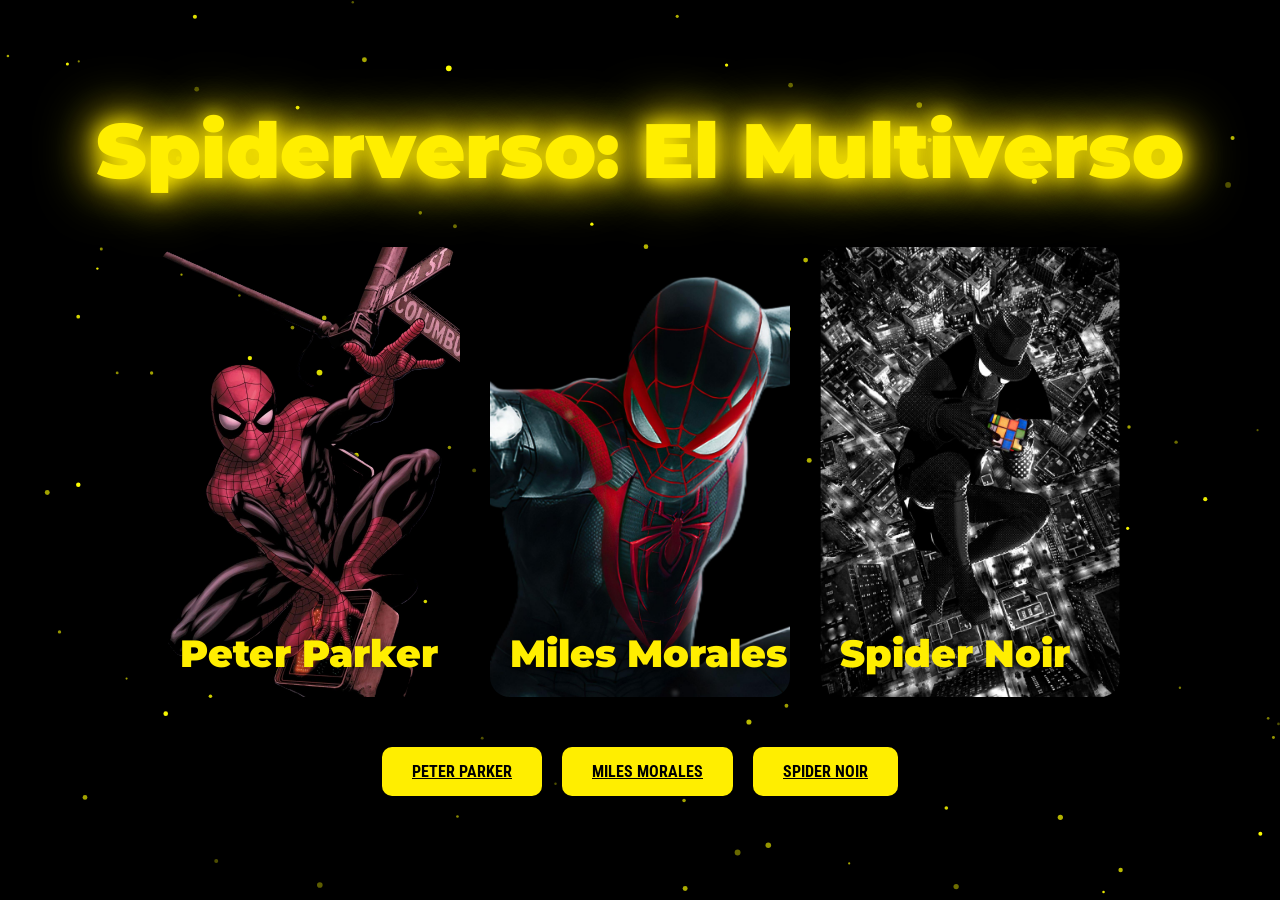
<file: index.html>
<!DOCTYPE html>
<html lang="es">
<head>
<meta charset="UTF-8">
<title>Spiderverso: Multiverso</title>

<link rel="preconnect" href="https://fonts.googleapis.com">
<link rel="preconnect" href="https://fonts.gstatic.com" crossorigin>
<link href="https://fonts.googleapis.com/css2?family=Montserrat:wght@700;900&family=Roboto+Condensed:wght@400;700&display=swap" rel="stylesheet">

<style>
* { margin:0; padding:0; box-sizing:border-box; }
body { font-family:'Roboto Condensed', sans-serif; background:#000; color:#fff; overflow-x:hidden; position:relative; }

canvas#particles { position:fixed; top:0; left:0; width:100%; height:100%; z-index:0; pointer-events:none; }

.container {
    position:relative;
    display:flex;
    flex-direction:column;
    align-items:center;
    justify-content:center;
    min-height:100vh;
    width:100%;
    padding:50px 20px;
    z-index:1;
}

/* Título principal con efecto épico */
.main-title {
    font-family:'Montserrat', sans-serif;
    font-weight:900;
    font-size:clamp(3em,6vw,6em);
    color:#FFEE00;
    text-shadow: 0 0 20px #FFEE00, 0 0 40px #FFD700, 0 0 60px #FFEE00;
    margin-bottom:50px;
    text-align:center;
    opacity:0;
    transform: scale(0.8);
    animation: titleIntro 2s forwards, glow 2s infinite alternate;
}

/* Glow animación */
@keyframes glow {
    0% { text-shadow: 0 0 20px #FFEE00, 0 0 40px #FFD700, 0 0 60px #FFEE00; }
    50% { text-shadow: 0 0 40px #FFEE00, 0 0 60px #FFD700, 0 0 80px #FFEE00; }
    100% { text-shadow: 0 0 20px #FFEE00, 0 0 40px #FFD700, 0 0 60px #FFEE00; }
}

@keyframes titleIntro {
    0% { opacity:0; transform: scale(0.8) translateY(-50px); }
    100% { opacity:1; transform: scale(1) translateY(0); }
}

/* Tarjetas multiverso */
.cards {
    display:flex;
    flex-wrap:wrap;
    gap:30px;
    justify-content:center;
    opacity:0;
    animation: fadeInCards 1.5s 1s forwards;
}

@keyframes fadeInCards {
    0% { opacity:0; transform: translateY(50px); }
    100% { opacity:1; transform: translateY(0); }
}

.card {
    position:relative;
    width:300px;
    height:450px;
    overflow:hidden;
    border-radius:20px;
    cursor:pointer;
    transition: transform 0.5s, box-shadow 0.5s;
}

.card:hover {
    transform: scale(1.05) rotateY(5deg);
    box-shadow: 0 0 50px #FFEE00;
}

.card img {
    width:100%;
    height:100%;
    object-fit:cover;
    display:block;
    transition: transform 0.5s;
}

.card:hover img {
    transform: scale(1.15);
}

.card .card-title {
    position:absolute;
    bottom:20px;
    left:20px;
    font-family:'Montserrat', sans-serif;
    font-weight:900;
    font-size:clamp(1.5em,3vw,2.5em);
    color:#FFEE00;
    text-shadow: 2px 2px 15px rgba(0,0,0,0.8);
    opacity:0;
    animation: cardTitleFade 1s forwards;
    animation-delay: 1s;
}

@keyframes cardTitleFade {
    0% { opacity:0; transform: translateY(20px); }
    100% { opacity:1; transform: translateY(0); }
}

/* Botones de navegación */
.nav-buttons {
    margin-top:50px;
    display:flex;
    gap:20px;
    opacity:0;
    animation: fadeInNav 1s 2s forwards;
}

.nav-buttons a {
    padding:15px 30px;
    background: #FFEE00;
    color:#000;
    font-weight:700;
    border-radius:10px;
    text-transform:uppercase;
    transition: background 0.3s, transform 0.3s;
}

.nav-buttons a:hover {
    background: #FFD700;
    transform: scale(1.1);
}

@keyframes fadeInNav {
    0% { opacity:0; transform: translateY(20px); }
    100% { opacity:1; transform: translateY(0); }
}
</style>
</head>
<body>

<!-- Canvas de partículas de energía -->
<canvas id="particles"></canvas>

<div class="container">
    <div class="main-title">Spiderverso: El Multiverso</div>

    <div class="cards">
        <a href="peter.html" class="card">
            <img src="peter/peter1.png" alt="Peter Parker">
            <div class="card-title">Peter Parker</div>
        </a>

        <a href="miles.html" class="card">
            <img src="miles/miles1.png" alt="Miles Morales">
            <div class="card-title">Miles Morales</div>
        </a>

        <a href="noir.html" class="card">
            <img src="noir/img1.jpg" alt="Spider Noir">
            <div class="card-title">Spider Noir</div>
        </a>
    </div>

    <div class="nav-buttons">
        <a href="peter.html">Peter Parker</a>
        <a href="miles.html">Miles Morales</a>
        <a href="noir.html">Spider Noir</a>
    </div>
</div>

<script>
// Partículas tipo multiverso
const canvas = document.getElementById('particles');
const ctx = canvas.getContext('2d');
canvas.width = window.innerWidth;
canvas.height = window.innerHeight;

let particles = [];
for(let i=0;i<100;i++){
    particles.push({
        x: Math.random()*canvas.width,
        y: Math.random()*canvas.height,
        radius: Math.random()*2 + 1,
        speedX: (Math.random()-0.5)*0.5,
        speedY: (Math.random()-0.5)*0.5,
        alpha: Math.random()*0.7+0.3
    });
}

function animateParticles(){
    ctx.clearRect(0,0,canvas.width,canvas.height);
    particles.forEach(p=>{
        ctx.beginPath();
        ctx.arc(p.x, p.y, p.radius, 0, Math.PI*2);
        ctx.fillStyle = `rgba(255,255,0,${p.alpha})`;
        ctx.fill();
        p.x += p.speedX;
        p.y += p.speedY;

        if(p.x < 0) p.x = canvas.width;
        if(p.x > canvas.width) p.x = 0;
        if(p.y < 0) p.y = canvas.height;
        if(p.y > canvas.height) p.y = 0;
    });
    requestAnimationFrame(animateParticles);
}
animateParticles();

window.addEventListener('resize', ()=>{
    canvas.width = window.innerWidth;
    canvas.height = window.innerHeight;
});
</script>

</body>
</html>
</file>
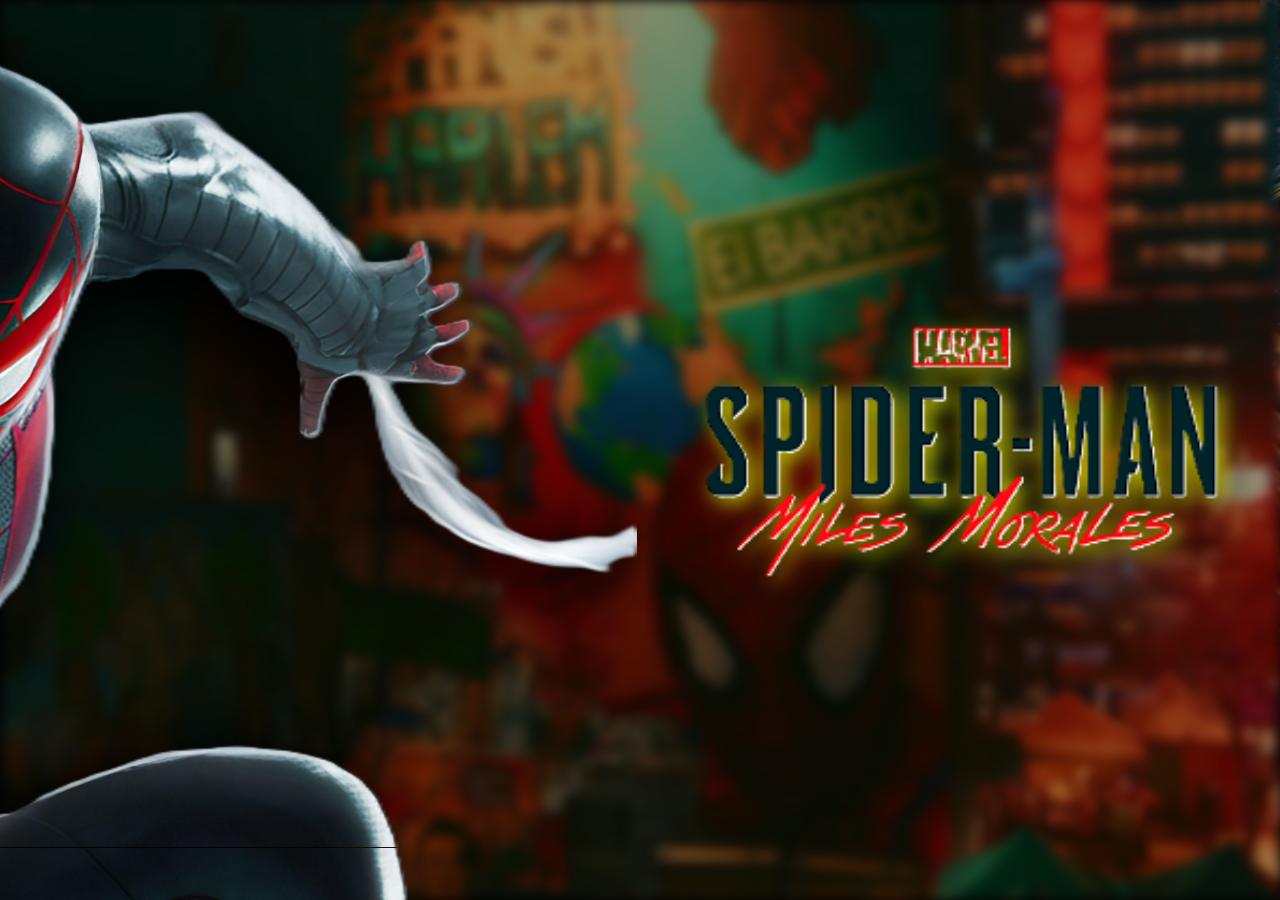
<file: miles.html>
<!DOCTYPE html>
<html lang="es">
<head>
<meta charset="UTF-8">
<title>Spiderverso - Miles Morales</title>

<link rel="preconnect" href="https://fonts.googleapis.com">
<link rel="preconnect" href="https://fonts.gstatic.com" crossorigin>
<link href="https://fonts.googleapis.com/css2?family=Montserrat:wght@700;900&family=Roboto+Condensed:wght@400;700&display=swap" rel="stylesheet">

<style>
* { margin:0; padding:0; box-sizing:border-box; }

body {
    width:100vw;
    height:100vh;
    overflow:hidden;
    font-family:'Roboto Condensed', sans-serif;
    position:relative;
    background-color:#000;
}

/* Contenedor de scroll */
#content-wrapper {
    position:absolute;
    top:0;
    left:0;
    width:100%;
    height:100vh;
    overflow-y:scroll;
    overflow-x:hidden;
    scroll-behavior:smooth;
    -ms-overflow-style:none;
    scrollbar-width:none;
    color:white;
    padding-right:20px;
    padding-bottom:20vh;
    background-color:#1a1a1a;
    background-image:url("miles/fondo2.jpg");
    background-attachment:fixed;
    background-size:cover;
    background-position:center;
}

#content-wrapper::-webkit-scrollbar { width:0px; background:transparent; }

/* Fondo animado página 1 */
.fondo {
    position:absolute;
    top:0;
    left:0;
    width:100%;
    height:100vh;
    background: url("miles/fondo1.jpg") no-repeat center center;
    background-size: cover;
    filter: blur(6px) brightness(0.7);
    z-index:1;
    animation: moverFondo 15s ease-in-out infinite alternate;
}

@keyframes moverFondo { 0%{transform:scale(1);} 100%{transform:scale(1.05);} }

/* Imagen tipo spiderman */
.spiderman {
    position: fixed;
    right: 50%;
    top: 50%;
    transform: translateY(-50%) rotateY(5deg);
    height: 100vh;
    width: auto;
    z-index: 3;
    filter: drop-shadow(-30px 20px 50px rgba(0,0,0,0.9))
            drop-shadow(-15px 10px 25px rgba(0,0,0,0.7));
    opacity: 1;
    transition: opacity 0.3s ease;
}

/* Título página 1 */
.titulo {
    position: absolute;
    top: 50vh;
    left: 40%;
    transform: translateY(-50%);
    width: clamp(600px, 70vw, 1000px);
    z-index: 2;
    filter: drop-shadow(5px 5px 10px rgba(255,255,0,0.8))
            drop-shadow(2px 2px 5px rgba(0,0,0,0.8)) brightness(1);
    opacity: 0;
    transition: opacity 0.5s, transform 0s;
}

@keyframes title-enter-animation {
    0% { opacity:0; right:-100%; }
    100% { opacity:1; right:5%; }
}

@keyframes title-exit-animation {
    0% { opacity:1; right:5%; }
    100% { opacity:0; right:-100%; }
}

.titulo.entering { animation: title-enter-animation 0.7s cubic-bezier(0.23,1,0.32,1) forwards; }
.titulo.exiting { animation: title-exit-animation 0.5s ease-out forwards; }

/* Espacio inicial */
.initial-spacer { height:100vh; background-color:#000; }

/* Página 2 */
.second-page {
    position: relative;
    height:100vh;
    display: flex;
    justify-content:flex-end;
    align-items: center;
    padding-right: 5%;
    z-index:1;
}

.second-page::before {
    content:'';
    position:absolute;
    top:0; left:0;
    width:100%; height:100%;
    background: inherit;
    filter: blur(2px);
    z-index:-1;
}

.epic-intro-text {
    font-family:'Montserrat', sans-serif;
    font-size: clamp(3em,6vw,4.5em);
    font-weight:900;
    color:#FFEE00;
    text-shadow: 10px 10px 20px rgba(0,0,0,0.9),5px 5px 10px rgba(0,0,0,0.7);
    text-align:right;
    max-width:700px;
    letter-spacing:2px;
    line-height:1.1;
    text-transform:uppercase;
    opacity:0;
    animation: glow 2s infinite alternate;
}

@keyframes glow {
    0%{text-shadow:10px 10px 20px rgba(0,0,0,0.9),5px 5px 10px rgba(0,0,0,0.7),0 0 20px #FFEE00;}
    50%{text-shadow:10px 10px 20px rgba(0,0,0,0.9),5px 5px 10px rgba(0,0,0,0.7),0 0 40px #FFEE00;}
    100%{text-shadow:10px 10px 20px rgba(0,0,0,0.9),5px 5px 10px rgba(0,0,0,0.7),0 0 20px #FFEE00;}
}

@keyframes epic-text-enter-animation {
    0%{opacity:0; transform:translateX(100%) translateZ(0); filter:blur(5px);}
    100%{opacity:1; transform:translateX(0) translateZ(0); filter:blur(0);}
}
@keyframes epic-text-exit-animation {
    0%{opacity:1; transform:translateX(0) translateZ(0); filter:blur(0);}
    100%{opacity:0; transform:translateX(100%) translateZ(0); filter:blur(5px);}
}
.epic-intro-text.entering { animation: epic-text-enter-animation 0.7s cubic-bezier(0.23,1,0.32,1) forwards, glow 2s infinite alternate; }
.epic-intro-text.exiting { animation: epic-text-exit-animation 0.4s ease-out forwards; }

/* Página 3 */
.third-page {
    position: relative;
    height:100vh;
    background: url("miles/fondo3.jpg") no-repeat center center;
    background-size: cover;
    z-index:1;
    overflow: hidden;
}

/* Miles izquierda */
.third-page .miles-img {
    position: absolute;
    left: 0;
    bottom: 0;
    width: 45%;
    height: auto;
    z-index: 2;
}

/* Texto abajo a la derecha */
.third-page .titulo-derecha {
    position: absolute;
    bottom: 20px;
    right: 20px;
    font-family:'Montserrat', sans-serif;
    font-size: clamp(2.5em,5vw,4em);
    font-weight:900;
    color: #FFEE00;
    text-shadow: 5px 5px 15px rgba(0,0,0,0.8);
    opacity:1;
    z-index:3;
    text-align: right;
}
</style>
</head>
<body>

<div id="content-wrapper">
    <!-- Página 1 -->
    <div class="fondo"></div>
    <img src="miles/titulo1.png" alt="Título Miles Morales" class="titulo" id="title-element">
    <div class="initial-spacer"></div>

    <!-- Página 2 -->
    <div class="second-page">
        <div class="epic-intro-text" id="epic-intro-text">
            "Con grandes poderes, surgen grandes desafíos."
        </div>
    </div>

    <!-- Página 3 -->
    <div class="third-page">
        <img src="miles/miles1.png" class="miles-img" alt="Miles Morales">
        <div class="titulo-derecha">Miles Morales: El héroe del Spiderverso</div>
    </div>

    <div style="height:10vh;"></div>
</div>

<img src="miles/miles1.png" alt="Miles Morales" class="spiderman" id="spiderman">

<script>
const scrollContainer = document.getElementById('content-wrapper');
const titleElement = document.getElementById('title-element');
const epicIntroText = document.getElementById('epic-intro-text'); 
const spiderman = document.getElementById('spiderman');
const scrollAmount = window.innerHeight; 
let isScrolling = false;
let isTitleVisible = false;
let isEpicTextVisible = false; 

function animateTitleIn(){ if(!isTitleVisible){ titleElement.classList.remove('exiting'); titleElement.classList.add('entering'); isTitleVisible=true;} }
function animateTitleOut(cb){ if(isTitleVisible){ titleElement.classList.remove('entering'); titleElement.classList.add('exiting'); isTitleVisible=false; setTimeout(cb,200);}else{cb();} }
function animateEpicTextIn(){ if(!isEpicTextVisible){ epicIntroText.classList.remove('exiting'); epicIntroText.classList.add('entering'); isEpicTextVisible=true;} }
function animateEpicTextOut(cb){ if(isEpicTextVisible){ epicIntroText.classList.remove('entering'); epicIntroText.classList.add('exiting'); isEpicTextVisible=false; setTimeout(cb,400);}else{epicIntroText.style.opacity='0'; epicIntroText.style.transform='translateX(100%)'; cb();}}

scrollContainer.addEventListener('wheel', (e)=>{
    e.preventDefault();
    if(isScrolling) return;
    const currentScroll = scrollContainer.scrollTop;

    // Página 1 -> 2
    if(e.deltaY>0 && currentScroll<scrollAmount*0.1){
        isScrolling=true;
        animateTitleOut(()=>{
            scrollContainer.scrollTo({top:scrollAmount, behavior:'smooth'});
            animateEpicTextIn();
            spiderman.style.opacity='1';
            setTimeout(()=>{isScrolling=false;},800);
        });
    }
    // Página 2 -> 1
    else if(e.deltaY<0 && currentScroll>scrollAmount*0.9 && currentScroll<=scrollAmount*1.05){
        isScrolling=true;
        animateEpicTextOut(()=>{
            scrollContainer.scrollTo({top:0, behavior:'smooth'});
            setTimeout(()=>{animateTitleIn(); spiderman.style.opacity='1';},150);
            setTimeout(()=>{isScrolling=false;},800);
        });
    }
    // Página 2 -> 3
    else if(e.deltaY>0 && currentScroll>=scrollAmount*0.95 && currentScroll<scrollAmount*2){
        isScrolling=true;
        scrollContainer.scrollTo({top:scrollAmount*2, behavior:'smooth'});
        spiderman.style.opacity='0';
        setTimeout(()=>{isScrolling=false;},800);
    }
    // Página 3 -> 2
    else if(e.deltaY<0 && currentScroll>=scrollAmount*1.95){
        isScrolling=true;
        scrollContainer.scrollTo({top:scrollAmount, behavior:'smooth'});
        spiderman.style.opacity='1';
        setTimeout(()=>{isScrolling=false;},800);
    }
});

window.onload=animateTitleIn;
</script>

</body>
</html>
</file>
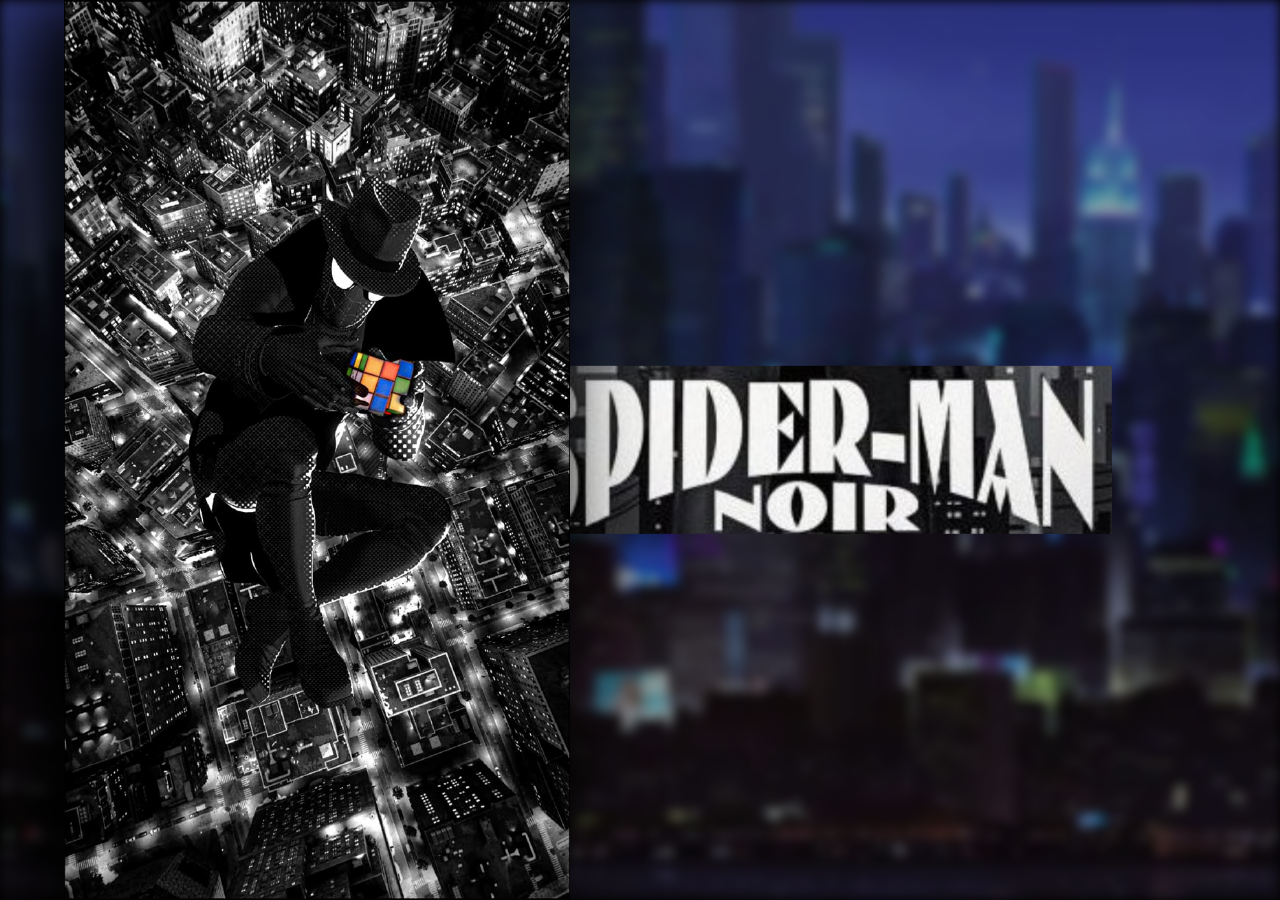
<file: noir.html>
<!DOCTYPE html>
<html lang="es">
<head>
<meta charset="UTF-8">
<title>Spider Noir</title>

<link rel="preconnect" href="https://fonts.googleapis.com">
<link rel="preconnect" href="https://fonts.gstatic.com" crossorigin>
<link href="https://fonts.googleapis.com/css2?family=Montserrat:wght@700;900&family=Roboto+Condensed:wght@400;700&display=swap" rel="stylesheet">

<style>
* { margin:0; padding:0; box-sizing:border-box; }

body {
    width:100vw;
    height:100vh;
    overflow:hidden;
    font-family:'Roboto Condensed', sans-serif;
    position:relative;
    background-color:#000;
}

/* Contenedor de scroll */
#content-wrapper {
    position:absolute;
    top:0;
    left:0;
    width:100%;
    height:100vh;
    overflow-y:scroll;
    overflow-x:hidden;
    scroll-behavior:smooth;
    -ms-overflow-style:none;
    scrollbar-width:none;
    color:white;
    background-color:#1a1a1a;
}

#content-wrapper::-webkit-scrollbar { width:0px; background:transparent; }

/* Fondo página 1 */
.fondo {
    position:absolute;
    top:0;
    left:0;
    width:100%;
    height:100vh;
    background: url("noir/fondo1.jpg") no-repeat center center;
    background-size: cover;
    filter: blur(6px) brightness(0.7);
    z-index:1;
    animation: moverFondo 15s ease-in-out infinite alternate;
}

@keyframes moverFondo { 0%{transform:scale(1);} 100%{transform:scale(1.05);} }

/* Imagen tipo Spider Noir */
.spiderman {
    position: fixed;
    left: 5%;
    top: 50%;
    transform: translateY(-50%);
    height: 100vh;
    width: auto;
    z-index: 3;
    filter: drop-shadow(-30px 20px 50px rgba(0,0,0,0.9))
            drop-shadow(-15px 10px 25px rgba(0,0,0,0.7));
    opacity: 1;
    transition: opacity 0.3s ease;
}

/* Título página 1 */
.titulo {
    position: absolute;
    top: 50vh;
    left: 40%;
    transform: translateY(-50%);
    width: clamp(300px, 50vw, 600px);
    z-index: 2;
    filter: drop-shadow(5px 5px 10px rgba(255,255,255,0.8))
            drop-shadow(2px 2px 5px rgba(0,0,0,0.8)) brightness(1);
    opacity: 0;
}

@keyframes title-enter-animation {
    0% { opacity: 0; transform: translateY(-50%) translateX(100px) scale(0.9); filter: brightness(0.8); }
    50% { opacity: 0.7; transform: translateY(-50%) translateX(50px) scale(1.05); filter: brightness(1.2); }
    100% { opacity: 1; transform: translateY(-50%) translateX(0) scale(1); filter: brightness(1); }
}

@keyframes title-exit-animation {
    0% { opacity: 1; transform: translateY(-50%) translateX(0) scale(1); filter: brightness(1); }
    100% { opacity: 0; transform: translateY(-50%) translateX(-100px) scale(0.95); filter: brightness(0.7); }
}

.titulo.entering { animation: title-enter-animation 0.8s cubic-bezier(0.23,1,0.32,1) forwards; }
.titulo.exiting { animation: title-exit-animation 0.5s ease-out forwards; }

/* Espacio inicial */
.initial-spacer { height:100vh; background-color:#000; }

/* Página 2 */
.second-page {
    position: relative;
    height:100vh;
    display: flex;
    justify-content:flex-end;
    align-items: center;
    padding-right: 50px;
    z-index:1;
}

.second-page::before {
    content:'';
    position:absolute;
    top:0; left:0;
    width:100%; height:100%;
    background: inherit;
    filter: blur(2px);
    z-index:-1;
}

.epic-intro-text {
    font-family:'Montserrat', sans-serif;
    font-size: clamp(3em,6vw,4.5em);
    font-weight:900;
    color:#FFEE00;
    text-align:right;
    max-width:700px;
    letter-spacing:2px;
    line-height:1.1;
    text-transform:uppercase;
    opacity:0;
}

@keyframes epic-text-enter-animation {
    0%{opacity:0; transform:translateX(100%) translateZ(0);}
    100%{opacity:1; transform:translateX(0) translateZ(0);}
}
@keyframes epic-text-exit-animation {
    0%{opacity:1; transform:translateX(0) translateZ(0);}
    100%{opacity:0; transform:translateX(100%) translateZ(0);}
}
.epic-intro-text.entering { animation: epic-text-enter-animation 0.7s cubic-bezier(0.23,1,0.32,1) forwards; }
.epic-intro-text.exiting { animation: epic-text-exit-animation 0.4s ease-out forwards; }

/* Página 3 */
.third-page {
    position: relative;
    height:100vh;
    background: url("noir/fondo3.webp") no-repeat center center;
    background-size: cover;
    z-index:1;
    overflow: hidden;
}

.third-page .titulo-abajo {
    position: absolute;
    bottom: 10px;
    right: 20px;
    font-family:'Montserrat', sans-serif;
    font-size: clamp(2em,5vw,3em);
    font-weight:900;
    color: #FFEE00;
    text-shadow: 2px 2px 10px rgba(0,0,0,0.8);
    opacity:0;
    animation: tituloAbajoAnim 1s forwards;
}

@keyframes tituloAbajoAnim {
    0%{ opacity:0; transform: translateY(20px); }
    100%{ opacity:1; transform: translateY(0); }
}

</style>
</head>
<body>

<div id="content-wrapper">
    <!-- Página 1 -->
    <div class="fondo"></div>
    <img src="noir/titulo1.jpg" alt="Título Spider Noir" class="titulo" id="title-element">
    <img src="noir/img1.jpg" alt="Spider Noir" class="spiderman">
    <div class="initial-spacer"></div>

    <!-- Página 2 -->
    <div class="second-page">
        <div class="epic-intro-text" id="epic-intro-text">
            "En la oscuridad, <br> un héroe surge <br> desde las sombras."
        </div>
    </div>

    <!-- Página 3 -->
    <div class="third-page">
        <div class="titulo-abajo">Spider Noir: El guardián de la noche</div>
    </div>

    <div style="height:10vh;"></div>
</div>

<script>
const scrollContainer = document.getElementById('content-wrapper');
const titleElement = document.getElementById('title-element');
const epicIntroText = document.getElementById('epic-intro-text'); 
const spiderman = document.querySelector('.spiderman');
const scrollAmount = window.innerHeight; 
let isScrolling = false;
let isTitleVisible = false;
let isEpicTextVisible = false; 

function animateTitleIn(){ 
    if(!isTitleVisible){ 
        titleElement.classList.remove('exiting'); 
        titleElement.classList.add('entering'); 
        isTitleVisible=true;
    } 
}
function animateTitleOut(cb){ 
    if(isTitleVisible){ 
        titleElement.classList.remove('entering'); 
        titleElement.classList.add('exiting'); 
        isTitleVisible=false; 
        setTimeout(cb,500);
    } else { cb(); } 
}
function animateEpicTextIn(){ 
    if(!isEpicTextVisible){ 
        epicIntroText.classList.remove('exiting'); 
        epicIntroText.classList.add('entering'); 
        isEpicTextVisible=true;
    } 
}
function animateEpicTextOut(cb){ 
    if(isEpicTextVisible){ 
        epicIntroText.classList.remove('entering'); 
        epicIntroText.classList.add('exiting'); 
        isEpicTextVisible=false; 
        setTimeout(cb,400);
    } else { cb(); }
}

scrollContainer.addEventListener('wheel', (e)=>{
    e.preventDefault();
    if(isScrolling) return;
    const currentScroll = scrollContainer.scrollTop;

    // Página 1 -> 2
    if(e.deltaY>0 && currentScroll<scrollAmount*0.1){
        isScrolling=true;
        animateTitleOut(()=>{
            scrollContainer.scrollTo({top:scrollAmount, behavior:'smooth'});
            animateEpicTextIn();
            spiderman.style.opacity='1';
            setTimeout(()=>{isScrolling=false;},800);
        });
    }
    // Página 2 -> 1
    else if(e.deltaY<0 && currentScroll>scrollAmount*0.9 && currentScroll<=scrollAmount*1.05){
        isScrolling=true;
        animateEpicTextOut(()=>{
            scrollContainer.scrollTo({top:0, behavior:'smooth'});
            setTimeout(()=>{animateTitleIn(); spiderman.style.opacity='1';},150);
            setTimeout(()=>{isScrolling=false;},800);
        });
    }
    // Página 2 -> 3
    else if(e.deltaY>0 && currentScroll>=scrollAmount*0.95 && currentScroll<scrollAmount*2){
        isScrolling=true;
        scrollContainer.scrollTo({top:scrollAmount*2, behavior:'smooth'});
        spiderman.style.opacity='0';
        setTimeout(()=>{isScrolling=false;},800);
    }
    // Página 3 -> 2
    else if(e.deltaY<0 && currentScroll>=scrollAmount*1.95){
        isScrolling=true;
        scrollContainer.scrollTo({top:scrollAmount, behavior:'smooth'});
        spiderman.style.opacity='1';
        setTimeout(()=>{isScrolling=false;},800);
    }
});

window.onload=animateTitleIn;
</script>

</body>
</html>
</file>
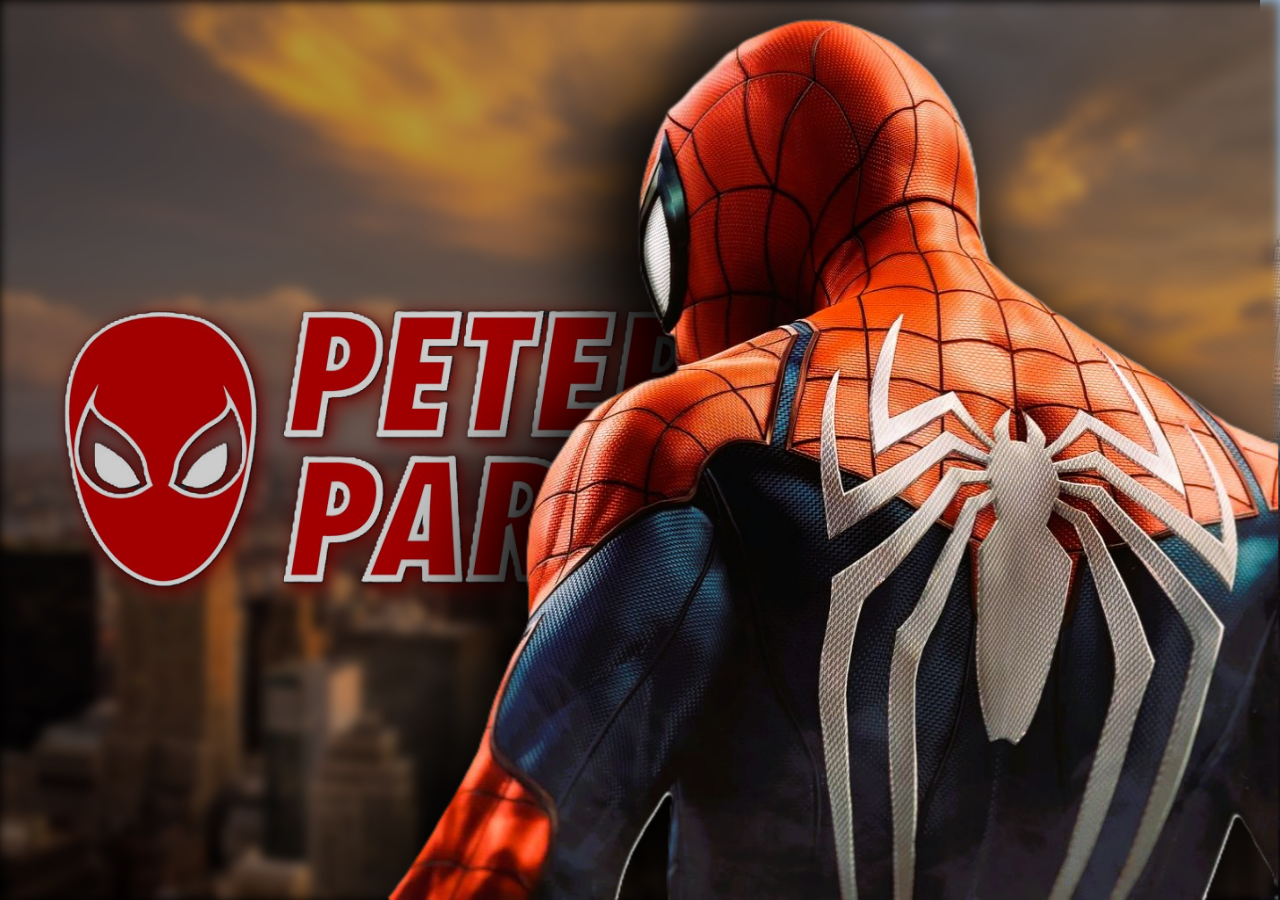
<file: peter.html>
<!DOCTYPE html>
<html lang="es">
<head>
<meta charset="UTF-8">
<title>Spiderverso - Peter Parker</title>

<link rel="preconnect" href="https://fonts.googleapis.com">
<link rel="preconnect" href="https://fonts.gstatic.com" crossorigin>
<link href="https://fonts.googleapis.com/css2?family=Montserrat:wght@700;900&family=Roboto+Condensed:wght@400;700&display=swap" rel="stylesheet">

<style>
* { margin:0; padding:0; box-sizing:border-box; }

body {
    width:100vw;
    height:100vh;
    overflow:hidden;
    font-family:'Roboto Condensed', sans-serif;
    position:relative;
    background-color:#000;
}

#content-wrapper {
    position:absolute;
    top:0;
    left:0;
    width:100%;
    height:100vh;
    overflow-y:scroll;
    overflow-x:hidden;
    scroll-behavior:smooth;
    -ms-overflow-style:none;
    scrollbar-width:none;
    color:white;
    padding-right:20px;
    padding-left:0;
    padding-bottom:20vh;
    background-color:#1a1a1a;
    background-image:url("peter/fondo2.webp");
    background-attachment:fixed;
    background-size:cover;
    background-position:center;
}

#content-wrapper::-webkit-scrollbar { width:0px; background:transparent; }

.fondo {
    position:absolute;
    top:0;
    left:0;
    width:100%;
    height:100vh;
    background:url("peter/fondo.jpg") no-repeat center center;
    background-size:cover;
    filter:blur(6px) brightness(0.7);
    z-index:1;
    animation:moverFondo 15s ease-in-out infinite alternate;
}

@keyframes moverFondo { 0%{transform:scale(1);} 100%{transform:scale(1.05);} }

.spiderman {
    position:fixed;
    right:0;
    top:50%;
    transform:translateY(-50%) rotateY(5deg);
    height:100vh;
    width:auto;
    z-index:3;
    filter: drop-shadow(-30px 20px 50px rgba(0,0,0,0.9))
            drop-shadow(-15px 10px 25px rgba(0,0,0,0.7));
    opacity:1;
    transition: opacity 0.3s ease;
}

.titulo {
    position:absolute;
    top:50vh;
    left:0;
    transform:translateY(-50%) translateX(-110%);
    width:clamp(600px,70vw,1000px);
    z-index:2;
    filter: drop-shadow(5px 5px 10px rgba(255,0,0,0.5))
            drop-shadow(2px 2px 5px rgba(0,0,0,0.8))
            brightness(0.8);
    opacity:0;
    transition:opacity 0.5s, transform 0s;
}

@keyframes title-enter-animation {
    0% { opacity:0; transform:translateY(-50%) translateX(-110%); filter:drop-shadow(0 0 0 rgba(255,0,0,0)) brightness(0.5);}
    100%{ opacity:1; transform:translateY(-50%) translateX(0); filter: drop-shadow(5px 5px 10px rgba(255,0,0,0.5)) drop-shadow(2px 2px 5px rgba(0,0,0,0.8)) brightness(0.8);}
}
@keyframes title-exit-animation {
    0%{opacity:1; transform:translateY(-50%) translateX(0); filter: drop-shadow(5px 5px 10px rgba(255,0,0,0.5)) drop-shadow(2px 2px 5px rgba(0,0,0,0.8)) brightness(0.8);}
    100%{opacity:0; transform:translateY(-50%) translateX(-110%); filter: drop-shadow(0 0 0 rgba(255,0,0,0)) brightness(0.5);}
}
.titulo.entering { animation: title-enter-animation 0.3s cubic-bezier(0.25,0.46,0.45,0.94) forwards;}
.titulo.exiting { animation: title-exit-animation 0.2s cubic-bezier(0.55,0.085,0.68,0.53) forwards; }

.initial-spacer { height:100vh; background-color:#000; }

.second-page {
    position:relative;
    height:100vh;
    display:flex;
    justify-content:flex-start;
    align-items:center;
    padding-left:5px;
    z-index:1;
}

.second-page::before {
    content:''; position:absolute;
    top:0; left:0;
    width:100%; height:100%;
    background: inherit;
    filter: blur(2px);
    z-index:-1;
}

.epic-intro-text {
    font-family:'Montserrat', sans-serif;
    font-size:clamp(3em,6vw,4.5em);
    font-weight:900;
    color:#FFEE00;
    text-shadow: 10px 10px 20px rgba(0,0,0,0.9), 5px 5px 10px rgba(0,0,0,0.7);
    text-align:left;
    max-width:700px;
    letter-spacing:2px;
    line-height:1.1;
    text-transform:uppercase;
    opacity:0;
    animation: glow 2s infinite alternate;
}

@keyframes glow {
    0%{text-shadow:10px 10px 20px rgba(0,0,0,0.9),5px 5px 10px rgba(0,0,0,0.7),0 0 20px #FFEE00;}
    50%{text-shadow:10px 10px 20px rgba(0,0,0,0.9),5px 5px 10px rgba(0,0,0,0.7),0 0 40px #FFEE00;}
    100%{text-shadow:10px 10px 20px rgba(0,0,0,0.9),5px 5px 10px rgba(0,0,0,0.7),0 0 20px #FFEE00;}
}

@keyframes epic-text-enter-animation {
    0% { opacity:0; transform:translateX(100%) translateZ(0); filter:blur(5px);}
    100%{ opacity:1; transform:translateX(0) translateZ(0); filter:blur(0);}
}
@keyframes epic-text-exit-animation {
    0%{opacity:1; transform:translateX(0) translateZ(0); filter:blur(0);}
    100%{opacity:0; transform:translateX(100%) translateZ(0); filter:blur(5px);}
}
.epic-intro-text.entering { animation: epic-text-enter-animation 0.7s cubic-bezier(0.23,1,0.32,1) forwards, glow 2s infinite alternate; }
.epic-intro-text.exiting { animation: epic-text-exit-animation 0.4s ease-out forwards; }

/* Página 3 */
.third-page {
    position:relative;
    height:100vh;
    display:flex;
    justify-content:center;
    align-items:center;
    z-index:1;
}

.third-page img {
    width:100%;
    height:100%;
    object-fit:cover;
}

.third-page-text {
    position:absolute;
    bottom:10%;
    left:5%;
    color:#FFEE00;
    font-family:'Montserrat', sans-serif;
    font-size:clamp(2em,4vw,3em);
    font-weight:900;
    text-shadow: 4px 4px 10px rgba(0,0,0,0.8);
}
</style>
</head>
<body>

<div id="content-wrapper">
    <!-- Página 1 -->
    <div class="fondo"></div>
    <img src="peter/titulopeter1.png" alt="Título Peter Parker" class="titulo" id="title-element">
    <div class="initial-spacer" id="initial-spacer"></div> 

    <!-- Página 2 -->
    <div class="second-page">
        <div class="epic-intro-text" id="epic-intro-text">
            "Un gran poder <br> conlleva una <br> gran responsabilidad."
        </div>
    </div>

    <!-- Página 3 -->
    <div class="third-page">
        <img src="peter/img3.jpg" alt="Peter Parker tercera página">
        <div class="third-page-text">
            "El héroe que todos necesitamos."
        </div>
    </div>

    <div style="height:10vh;"></div>
</div>

<img src="peter/peter2.png" alt="Peter Parker" class="spiderman" id="spiderman">

<script>
const scrollContainer = document.getElementById('content-wrapper');
const titleElement = document.getElementById('title-element');
const epicIntroText = document.getElementById('epic-intro-text'); 
const spiderman = document.getElementById('spiderman');
const scrollAmount = window.innerHeight; 
let isScrolling = false;
let isTitleVisible = false;
let isEpicTextVisible = false; 

function animateTitleIn(){ 
    if(!isTitleVisible){ 
        titleElement.classList.remove('exiting'); 
        titleElement.classList.add('entering'); 
        isTitleVisible=true;
    } 
}
function animateTitleOut(cb){ 
    if(isTitleVisible){ 
        titleElement.classList.remove('entering'); 
        titleElement.classList.add('exiting'); 
        isTitleVisible=false; 
        setTimeout(cb,200);
    }else{cb();}
}
function animateEpicTextIn(){ 
    if(!isEpicTextVisible){ 
        epicIntroText.classList.remove('exiting'); 
        epicIntroText.classList.add('entering'); 
        isEpicTextVisible=true;
    } 
}
function animateEpicTextOut(cb){ 
    if(isEpicTextVisible){ 
        epicIntroText.classList.remove('entering'); 
        epicIntroText.classList.add('exiting'); 
        isEpicTextVisible=false; 
        setTimeout(cb,400);
    }else{
        epicIntroText.style.opacity='0'; 
        epicIntroText.style.transform='translateX(100%)'; 
        cb();
    }
}

scrollContainer.addEventListener('wheel', (e)=>{
    e.preventDefault();
    if(isScrolling) return;
    const currentScroll = scrollContainer.scrollTop;

    // Primera -> Segunda
    if(e.deltaY>0 && currentScroll<scrollAmount*0.1){
        isScrolling=true;
        animateTitleOut(()=>{
            scrollContainer.scrollTo({top:scrollAmount, behavior:'smooth'});
            animateEpicTextIn();
            spiderman.style.opacity='1';
            setTimeout(()=>{isScrolling=false;},800);
        });
    }
    // Segunda -> Primera
    else if(e.deltaY<0 && currentScroll>scrollAmount*0.9 && currentScroll<=scrollAmount*1.05){
        isScrolling=true;
        animateEpicTextOut(()=>{
            scrollContainer.scrollTo({top:0, behavior:'smooth'});
            setTimeout(()=>{animateTitleIn(); spiderman.style.opacity='1';},150);
            setTimeout(()=>{isScrolling=false;},800);
        });
    }
    // Segunda -> Tercera
    else if(e.deltaY>0 && currentScroll>=scrollAmount*0.95 && currentScroll<scrollAmount*2){
        isScrolling=true;
        scrollContainer.scrollTo({top:scrollAmount*2, behavior:'smooth'});
        spiderman.style.opacity='0';
        setTimeout(()=>{isScrolling=false;},800);
    }
    // Tercera -> Segunda
    else if(e.deltaY<0 && currentScroll>=scrollAmount*1.95){
        isScrolling=true;
        scrollContainer.scrollTo({top:scrollAmount, behavior:'smooth'});
        spiderman.style.opacity='1';
        setTimeout(()=>{isScrolling=false;},800);
    }
});

window.onload=animateTitleIn;
</script>

</body>
</html>
</file>
